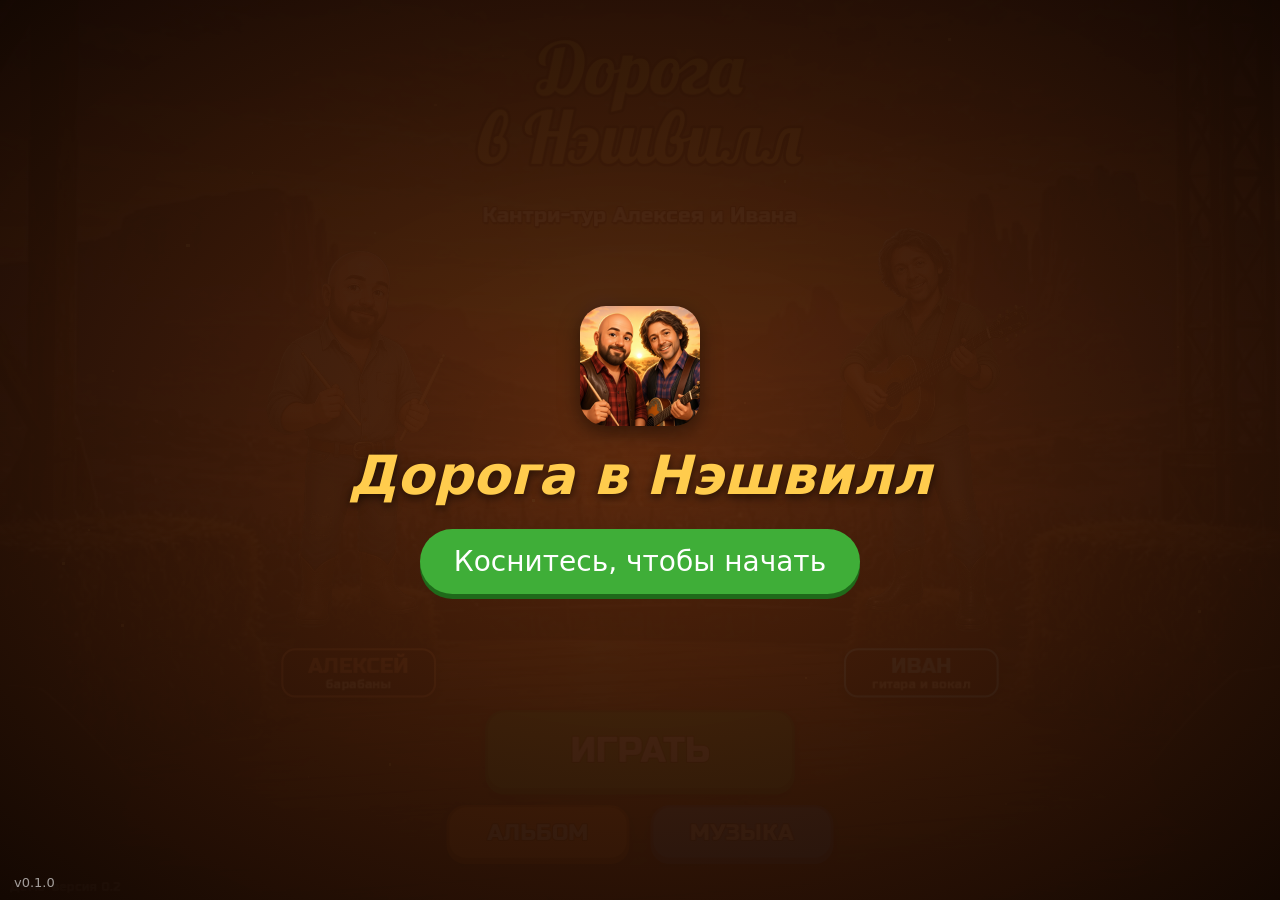
<file: index.html>
<!DOCTYPE html>
<html lang="en">
	<head>
		<meta charset="utf-8">
		<meta name="viewport" content="width=device-width, height=device-height, initial-scale=1, maximum-scale=1, user-scalable=no, viewport-fit=cover">
		<title>Дорога в Нэшвилл</title>
		<style>
html, body, #canvas {
	margin: 0;
	padding: 0;
	border: 0;
}

body {
	color: white;
	background-color: black;
	overflow: hidden;
	touch-action: none;
}

#canvas {
	display: block;
}

#canvas:focus {
	outline: none;
}

#status, #status-splash, #status-progress {
	position: absolute;
	left: 0;
	right: 0;
}

#status, #status-splash {
	top: 0;
	bottom: 0;
}

#status {
	background-color: #1f0f08;
	display: flex;
	flex-direction: column;
	justify-content: center;
	align-items: center;
	visibility: hidden;
}

#status-splash {
	max-height: 100%;
	max-width: 100%;
	margin: auto;
}

#status-splash.show-image--false {
	display: none;
}

#status-splash.fullsize--true {
	height: 100%;
	width: 100%;
	object-fit: contain;
}

#status-splash.use-filter--false {
	image-rendering: pixelated;
}

#status-progress, #status-notice {
	display: none;
}

#status-progress {
	bottom: 10%;
	width: 50%;
	margin: 0 auto;
}

#status-notice {
	background-color: #5b3943;
	border-radius: 0.5rem;
	border: 1px solid #9b3943;
	color: #e0e0e0;
	font-family: 'Noto Sans', 'Droid Sans', Arial, sans-serif;
	line-height: 1.3;
	margin: 0 2rem;
	overflow: hidden;
	padding: 1rem;
	text-align: center;
	z-index: 1;
}
		</style>
		<link id="-gd-engine-icon" rel="icon" type="image/png" href="index.icon.png" />
<link rel="apple-touch-icon" href="index.apple-touch-icon.png"/>
<link rel="manifest" href="index.manifest.json">

	<!-- iPhone/PWA: Safari → «На экран Домой» -->
<meta name="apple-mobile-web-app-capable" content="yes">
<meta name="mobile-web-app-capable" content="yes">
<meta name="apple-mobile-web-app-status-bar-style" content="black-translucent">
<meta name="apple-mobile-web-app-title" content="Нэшвилл">
<meta name="theme-color" content="#1f0f07">
<link rel="apple-touch-icon" sizes="180x180" href="index.180x180.png">
<style>
  html, body { background:#1f0f07; overscroll-behavior:none; -webkit-user-select:none; user-select:none;
               -webkit-touch-callout:none; -webkit-tap-highlight-color:transparent; touch-action:none; }
  #canvas { touch-action:none; }
  #rotate-overlay { display:none; position:fixed; inset:0; z-index:9999; background:linear-gradient(#ff9a3c,#5a1e0e);
    color:#fff; font-family:-apple-system,system-ui,sans-serif; text-align:center; align-items:center; justify-content:center;
    flex-direction:column; padding:24px; }
  #rotate-overlay b { font-size:26px; display:block; margin-bottom:8px; }
  @media (orientation: landscape) and (max-height: 500px) { #rotate-overlay { display:flex; } }
  #rz-tap { position:fixed; inset:0; z-index:9990; display:flex; flex-direction:column; align-items:center; justify-content:center;
    background:radial-gradient(ellipse at center, rgba(90,40,12,.95), rgba(20,8,2,.98)); color:#fff; cursor:pointer;
    font-family:-apple-system,system-ui,sans-serif; text-align:center; -webkit-user-select:none; user-select:none; }
  #rz-tap h1 { margin:0 0 22px; font-size:min(10vw,54px); color:#ffcc4d; text-shadow:0 3px 10px rgba(0,0,0,.6); font-style:italic; }
  #rz-tap .go { font-size:min(6vw,28px); padding:16px 34px; border-radius:40px; background:#3fae38; box-shadow:0 5px 0 #1f6a1a;
    animation:rzp 1.4s ease-in-out infinite; }
  #rz-tap .ver { position:absolute; left:14px; bottom:calc(env(safe-area-inset-bottom) + 10px); font-size:13px; opacity:.6; }
  @keyframes rzp { 0%,100%{transform:scale(1)} 50%{transform:scale(1.06)} }
  #rz-diag { display:none; }
</style>
<script>
  // v1.3.4 — звук на iPhone, вариант «надёжно»:
  //  • экран «Коснитесь, чтобы начать»: внутри касания создаём/возобновляем AudioContext, играем короткий сигнал через Web Audio
  //    и через <audio>, ставим navigator.audioSession.type = 'playback' (iOS 17+: не глушится переключателем «Бесшумно»);
  //  • контекст, созданный в жесте, отдаём движку Godot (он не создаёт свой «заблокированный»); sampleRate не навязываем —
  //    iOS работает на 48 кГц (BT-гарнитуры — 16/48 кГц), Godot сам подстраивается под ctx.sampleRate;
  //  • возобновление на каждом жесте, после фона/звонка (iOS-состояние "interrupted"), пауза звука в фоне;
  //  • диагностика: ?audiodebug=1 или кнопка «Проверка звука».
  (function () {
    var VERSION = '0.1.0';
    window.NV_VERSION = VERSION;
    var AC = window.AudioContext || window.webkitAudioContext;
    var ctxs = [], primed = null, primedTaken = false, log = [];
    function L(m) { log.push(new Date().toTimeString().slice(0, 8) + ' ' + m); if (log.length > 40) log.shift(); }
    function track(c, who) { ctxs.push(c); L('AudioContext #' + ctxs.length + ' (' + who + ') ' + c.state + ' ' + c.sampleRate + ' Гц');
      try { c.addEventListener('statechange', function () { L('ctx -> ' + c.state); if (c.state !== 'running' && c.state !== 'closed' && !document.hidden) setTimeout(function () { resumeAll(false); }, 250); }); } catch (e) {}
      return c; }
    if (AC) {
      var Wrapped = function (opts) {
        if (primed && !primedTaken && primed.state !== 'closed') { primedTaken = true; L('движок получил контекст из касания'); return primed; }
        var c; try { c = new AC(); } catch (e) { c = new AC(opts); }   // без sampleRate: родная частота устройства
        primedTaken = true; return track(c, 'движок');
      };
      Wrapped.prototype = AC.prototype;
      window.AudioContext = Wrapped; if (window.webkitAudioContext) window.webkitAudioContext = Wrapped;
    }
    // Индикатор: доходит ли реальный сигнал до выхода (динамик/наушники). Анализатор → gain 0 → destination, звук не меняет.
    var outPeak = 0, outMax = 0, conn = window.AudioNode && AudioNode.prototype.connect;
    function meter(c) {
      if (c.__rzm) return c.__rzm;
      try { var a = c.createAnalyser(), g = c.createGain(); a.fftSize = 1024; g.gain.value = 0; a.__rz = g.__rz = 1;
        conn.call(a, g); conn.call(g, c.destination); c.__rzm = a; var buf = new Float32Array(1024);
        setInterval(function () { if (!diag || diag.style.display === 'none') return; a.getFloatTimeDomainData(buf); var m = 0;
          for (var i = 0; i < buf.length; i++) { var x = buf[i] < 0 ? -buf[i] : buf[i]; if (x > m) m = x; } outPeak = m; if (m > outMax) outMax = m; }, 100);
      } catch (e) { c.__rzm = null; }
      return c.__rzm;
    }
    if (conn) AudioNode.prototype.connect = function (t) {
      var r = conn.apply(this, arguments);
      try { if (!this.__rz && window.AudioDestinationNode && t instanceof AudioDestinationNode) { var m = meter(this.context); if (m) conn.call(this, m); } } catch (e) {}
      return r;
    };
    var hasSession = !!(navigator.audioSession && 'type' in navigator.audioSession);
    function setSession() { try { if (hasSession && navigator.audioSession.type !== 'playback') { navigator.audioSession.type = 'playback'; L('audioSession = playback'); } } catch (e) { L('audioSession err ' + e); } }
    setSession();
    function wavUrl(freq, sec, amp) {   // WAV в памяти: тишина (freq=0) или тон
      var sr = 22050, n = Math.round(sr * sec), b = new ArrayBuffer(44 + n * 2), v = new DataView(b),
          w = function (o, t) { for (var i = 0; i < t.length; i++) v.setUint8(o + i, t.charCodeAt(i)); };
      w(0, 'RIFF'); v.setUint32(4, 36 + n * 2, true); w(8, 'WAVEfmt '); v.setUint32(16, 16, true); v.setUint16(20, 1, true); v.setUint16(22, 1, true);
      v.setUint32(24, sr, true); v.setUint32(28, sr * 2, true); v.setUint16(32, 2, true); v.setUint16(34, 16, true); w(36, 'data'); v.setUint32(40, n * 2, true);
      for (var i = 0; i < n; i++) { var env = Math.min(1, i / 400, (n - i) / 2000);
        v.setInt16(44 + i * 2, freq ? Math.round(Math.sin(2 * Math.PI * freq * i / sr) * amp * env * 32767) : 0, true); }
      return URL.createObjectURL(new Blob([b], { type: 'audio/wav' }));
    }
    var silent = null, beepUrl = null;
    function playSilent() {   // запасной путь для iOS < 17: тихий <audio> переводит звук страницы в «медиа»
      if (hasSession || document.hidden) return;
      try { if (!silent) { silent = new Audio(wavUrl(0, 0.5, 0)); silent.loop = true; silent.setAttribute('playsinline', ''); silent.setAttribute('x-webkit-airplay', 'deny'); }
            if (silent.paused) { var p = silent.play(); if (p && p.catch) p.catch(function (e) { L('silent audio: ' + e.name); }); } } catch (e) {}
    }
    function htmlBeep() {
      try { if (!beepUrl) beepUrl = wavUrl(880, 0.35, 0.35); var a = new Audio(beepUrl); a.setAttribute('playsinline', '');
            var p = a.play(); L('HTML audio: play()'); if (p && p.then) p.then(function () { L('HTML audio: играет'); }, function (e) { L('HTML audio ОШИБКА: ' + e.name); }); } catch (e) { L('HTML audio ОШИБКА ' + e); }
    }
    function chime(c, loud) {   // короткий сигнал прямо в destination контекста (в обход Godot)
      try { var t = c.currentTime + 0.02, g = c.createGain(), o = c.createOscillator(); o.type = 'triangle';
            o.frequency.setValueAtTime(660, t); o.frequency.setValueAtTime(990, t + 0.12);
            g.gain.setValueAtTime(0.0001, t); g.gain.exponentialRampToValueAtTime(loud ? 0.35 : 0.18, t + 0.02); g.gain.exponentialRampToValueAtTime(0.0001, t + 0.32);
            o.connect(g); g.connect(c.destination); o.start(t); o.stop(t + 0.35); L('WebAudio сигнал (' + c.state + ')'); } catch (e) { L('WebAudio ОШИБКА ' + e); }
    }
    function kick(c) { try { var b = c.createBuffer(1, 1, 22050), s = c.createBufferSource(); s.buffer = b; s.connect(c.destination); s.start(0); } catch (e) {} }
    function resumeAll(gesture) {
      if (document.hidden) return;
      setSession();
      if (gesture) playSilent();
      ctxs.forEach(function (c) {
        if (c.state === 'closed') return;
        if (c.state !== 'running') { try { var p = c.resume(); if (p && p.catch) p.catch(function (e) { L('resume ОШИБКА ' + e.name); }); } catch (e) {} }
        if (gesture) kick(c);
      });
    }
    function mainCtx() {
      for (var i = 0; i < ctxs.length; i++) if (ctxs[i].state !== 'closed') return ctxs[i];
      if (!AC) return null;
      try { primed = track(new AC(), 'касание'); } catch (e) { L('AudioContext ОШИБКА ' + e); return null; }
      return primed;
    }
    // Главная разблокировка — синхронно внутри касания экрана «Коснитесь, чтобы начать».
    function unlockTap() {
      setSession();
      var c = mainCtx();
      resumeAll(true);
      if (c) chime(c, false);
      htmlBeep();
    }
    function onGesture() { resumeAll(true); }
    ['touchend', 'pointerup', 'mousedown', 'click', 'keydown'].forEach(function (ev) {
      window.addEventListener(ev, onGesture, { capture: true, passive: true });
    });
    function onHidden() {
      ctxs.forEach(function (c) { try { if (c.state === 'running') c.suspend(); } catch (e) {} });
      if (silent && !silent.paused) try { silent.pause(); } catch (e) {}
    }
    document.addEventListener('visibilitychange', function () { if (document.hidden) onHidden(); else resumeAll(false); });
    window.addEventListener('pagehide', onHidden);
    window.addEventListener('pageshow', function () { resumeAll(false); });
    window.addEventListener('focus', function () { resumeAll(false); });
    document.addEventListener('gesturestart', function (e) { e.preventDefault(); });

    // Обновление: новый service worker сразу берёт управление — перезагружаем страницу один раз.
    if ('serviceWorker' in navigator) {
      var hadCtl = !!navigator.serviceWorker.controller, reloaded = false;
      navigator.serviceWorker.addEventListener('controllerchange', function () {
        L('service worker обновлён'); if (hadCtl && !reloaded && tapVisible()) { reloaded = true; location.reload(); } });
      window.addEventListener('load', function () { navigator.serviceWorker.getRegistration().then(function (r) { if (r) r.update().catch(function () {}); }); });
    }

    // ---------- экран «Коснитесь, чтобы начать» и диагностика ----------
    var tap = null, diag = null, timer = 0, debugWanted = /[?&]audiodebug=1/.test(location.search);
    function tapVisible() { return tap && tap.style.display !== 'none'; }
    function buildTap() {
      tap = document.createElement('div'); tap.id = 'rz-tap';
      tap.innerHTML = '<img src="index.180x180.png" style="width:120px;height:120px;border-radius:26px;margin-bottom:18px;box-shadow:0 6px 20px rgba(0,0,0,.5)"><h1>Дорога в Нэшвилл</h1><div class="go">Коснитесь, чтобы начать</div><div class="ver">v' + VERSION + '</div>';
      var done = function (e) {
        var isDbg = e.target && e.target.classList && e.target.classList.contains('dbg');
        unlockTap(); tap.style.display = 'none';
        if (isDbg || debugWanted) openDiag();
        if (e.cancelable) e.preventDefault();
      };
      tap.addEventListener('touchend', done, false);
      tap.addEventListener('click', done, false);
      document.body.appendChild(tap);
    }
    function btn(txt, cls, fn) { var b = document.createElement('button'); b.textContent = txt; if (cls) b.className = cls;
      b.addEventListener('click', function (e) { e.stopPropagation(); fn(); refresh(); }); return b; }
    function openDiag() {
      if (!diag) {
        diag = document.createElement('div'); diag.id = 'rz-diag';
        var row = document.createElement('div');
        row.appendChild(btn('Тест WebAudio', 'w', function () { resumeAll(true); var c = mainCtx(); if (c) chime(c, true); }));
        row.appendChild(btn('Тест HTML audio', 'w', function () { resumeAll(true); htmlBeep(); }));
        row.appendChild(btn('Тест Godot звук', 'w', function () { resumeAll(true); window.rubezhGodotTest = (window.rubezhGodotTest || 0) + 1; L('Godot тест #' + window.rubezhGodotTest); }));
        row.appendChild(btn('Обновить игру', 'r', function () { hardUpdate(); }));
        row.appendChild(btn('Закрыть', '', function () { diag.style.display = 'none'; clearInterval(timer); }));
        diag.appendChild(row);
        var pre = document.createElement('pre'); pre.id = 'rz-diag-pre'; diag.appendChild(pre);
        diag.addEventListener('touchend', function (e) { e.stopPropagation(); }, false);
        document.body.appendChild(diag);
      }
      diag.style.display = 'block'; refresh(); clearInterval(timer); timer = setInterval(refresh, 500);
    }
    var cacheNames = '…';
    function refresh() {
      if (!diag) return;
      if (window.caches) caches.keys().then(function (k) { cacheNames = k.map(function (n) { return n.split('-sw-cache-')[1] || n; }).join(', ') || 'нет'; });
      var g = window.rubezhGodotAudio, lines = [];
      lines.push('Версия страницы: v' + VERSION + '   Godot: ' + (g ? 'v' + g.version : '— (игра ещё грузится)'));
      lines.push('Service worker: ' + (navigator.serviceWorker && navigator.serviceWorker.controller ? 'активен' : 'нет') + '   кэш: ' + cacheNames);
      lines.push('AudioContext: ' + ctxs.length + ' шт. ' + ctxs.map(function (c, i) { return '#' + (i + 1) + ' ' + c.state + ' ' + c.sampleRate + 'Гц t=' + c.currentTime.toFixed(1) +
        (c.baseLatency ? ' lat=' + (c.baseLatency * 1000).toFixed(0) + 'мс' : ''); }).join(' | '));
      lines.push('Сигнал на выходе: сейчас ' + outPeak.toFixed(3) + ', максимум ' + outMax.toFixed(3) + (outMax > 0.005 ? '  ✔ звук идёт' : '  ✘ тишина'));
      lines.push('audioSession: ' + (hasSession ? navigator.audioSession.type + ' / ' + (navigator.audioSession.state || '?') : 'нет (iOS < 17?)') + '   тихий <audio>: ' + (silent ? (silent.paused ? 'пауза' : 'играет') : 'нет'));
      if (g) {
        lines.push('Godot: mix_rate=' + g.mix_rate + ' режим=' + (g.playback_type === 1 ? 'sample' : g.playback_type === 0 ? 'stream' : g.playback_type) +
          '  музыка «' + g.music + '» ' + (g.music_playing ? 'играет' : 'НЕ играет') + '  звуков сейчас: ' + g.sfx_playing);
        lines.push('Громкость (настройки): музыка ' + Math.round(g.music_vol * 100) + '%  звуки ' + Math.round(g.sfx_vol * 100) + '%  голос ' + Math.round(g.voice_vol * 100) + '%');
        lines.push('Шины: ' + g.buses.map(function (b) { return b.name + ' ' + b.db + 'дБ' + (b.mute ? ' MUTE' : ''); }).join(', '));
      }
      lines.push('Устройство: ' + navigator.userAgent.replace(/^Mozilla\/5.0 /, '').slice(0, 110) + (navigator.standalone ? '  [с экрана Домой]' : ''));
      lines.push('');
      lines.push('Журнал:'); lines = lines.concat(log.slice(-14).reverse());
      document.getElementById('rz-diag-pre').textContent = lines.join('\n');
    }
    function hardUpdate() {
      L('обновление: сброс кэша…');
      var jobs = [];
      if (navigator.serviceWorker) jobs.push(navigator.serviceWorker.getRegistrations().then(function (rs) { return Promise.all(rs.map(function (r) { return r.unregister(); })); }));
      if (window.caches) jobs.push(caches.keys().then(function (ks) { return Promise.all(ks.map(function (k) { return caches.delete(k); })); }));
      Promise.all(jobs).catch(function () {}).then(function () { location.replace(location.pathname + '?v=' + Date.now() + (debugWanted ? '&audiodebug=1' : '')); });
    }
    window.rubezhAudioState = function () {
      return { version: VERSION, contexts: ctxs.map(function (c) { return c.state + '@' + c.sampleRate; }),
               session: hasSession ? navigator.audioSession.type : 'n/a', silentLoop: !!(silent && !silent.paused), log: log.slice() };
    };
    window.rubezhOpenAudioDebug = openDiag;
    if (document.body) buildTap(); else document.addEventListener('DOMContentLoaded', buildTap);
  })();
</script>
<style>#nv-safe-probe { position:fixed; left:0; top:0; width:0; height:0; visibility:hidden; pointer-events:none;
  padding:env(safe-area-inset-top) env(safe-area-inset-right) env(safe-area-inset-bottom) env(safe-area-inset-left); }</style>
<script>
  window.nvSafe = function () {
    var p = document.getElementById('nv-safe-probe');
    if (!p && document.body) { p = document.createElement('div'); p.id = 'nv-safe-probe'; document.body.appendChild(p); }
    var l = 0, t = 0, r = 0, b = 0;
    if (p) { var cs = getComputedStyle(p); l = parseFloat(cs.paddingLeft) || 0; t = parseFloat(cs.paddingTop) || 0;
             r = parseFloat(cs.paddingRight) || 0; b = parseFloat(cs.paddingBottom) || 0; }
    return [l, t, r, b, window.innerWidth, window.innerHeight].join(',');
  };
</script>

</head>
	<body>
<div id="rotate-overlay"><b>Поверни телефон вертикально</b>Игра играется в портретном режиме</div>
		<canvas id="canvas">
			Your browser does not support the canvas tag.
		</canvas>

		<noscript>
			Your browser does not support JavaScript.
		</noscript>

		<div id="status">
			<img id="status-splash" class="show-image--true fullsize--false use-filter--true" src="index.png" alt="">
			<progress id="status-progress"></progress>
			<div id="status-notice"></div>
		</div>

		<script src="index.js"></script>
		<script>
const GODOT_CONFIG = {"args":[],"canvasResizePolicy":2,"emscriptenPoolSize":8,"ensureCrossOriginIsolationHeaders":false,"executable":"index","experimentalVK":false,"fileSizes":{"index.pck":36750632,"index.wasm":39514754},"focusCanvas":true,"gdextensionLibs":[],"godotPoolSize":4,"serviceWorker":"index.service.worker.js"};
const GODOT_THREADS_ENABLED = false;
const engine = new Engine(GODOT_CONFIG);

(function () {
	const statusOverlay = document.getElementById('status');
	const statusProgress = document.getElementById('status-progress');
	const statusNotice = document.getElementById('status-notice');

	let initializing = true;
	let statusMode = '';

	function setStatusMode(mode) {
		if (statusMode === mode || !initializing) {
			return;
		}
		if (mode === 'hidden') {
			statusOverlay.remove();
			initializing = false;
			return;
		}
		statusOverlay.style.visibility = 'visible';
		statusProgress.style.display = mode === 'progress' ? 'block' : 'none';
		statusNotice.style.display = mode === 'notice' ? 'block' : 'none';
		statusMode = mode;
	}

	function setStatusNotice(text) {
		while (statusNotice.lastChild) {
			statusNotice.removeChild(statusNotice.lastChild);
		}
		const lines = text.split('\n');
		lines.forEach((line) => {
			statusNotice.appendChild(document.createTextNode(line));
			statusNotice.appendChild(document.createElement('br'));
		});
	}

	function displayFailureNotice(err) {
		console.error(err);
		if (err instanceof Error) {
			setStatusNotice(err.message);
		} else if (typeof err === 'string') {
			setStatusNotice(err);
		} else {
			setStatusNotice('An unknown error occurred.');
		}
		setStatusMode('notice');
		initializing = false;
	}

	const missing = Engine.getMissingFeatures({
		threads: GODOT_THREADS_ENABLED,
	});

	if (missing.length !== 0) {
		if (GODOT_CONFIG['serviceWorker'] && GODOT_CONFIG['ensureCrossOriginIsolationHeaders'] && 'serviceWorker' in navigator) {
			let serviceWorkerRegistrationPromise;
			try {
				serviceWorkerRegistrationPromise = navigator.serviceWorker.getRegistration();
			} catch (err) {
				serviceWorkerRegistrationPromise = Promise.reject(new Error('Service worker registration failed.'));
			}
			// There's a chance that installing the service worker would fix the issue
			Promise.race([
				serviceWorkerRegistrationPromise.then((registration) => {
					if (registration != null) {
						return Promise.reject(new Error('Service worker already exists.'));
					}
					return registration;
				}).then(() => engine.installServiceWorker()),
				// For some reason, `getRegistration()` can stall
				new Promise((resolve) => {
					setTimeout(() => resolve(), 2000);
				}),
			]).then(() => {
				// Reload if there was no error.
				window.location.reload();
			}).catch((err) => {
				console.error('Error while registering service worker:', err);
			});
		} else {
			// Display the message as usual
			const missingMsg = 'Error\nThe following features required to run Godot projects on the Web are missing:\n';
			displayFailureNotice(missingMsg + missing.join('\n'));
		}
	} else {
		setStatusMode('progress');
		engine.startGame({
			'onProgress': function (current, total) {
				if (current > 0 && total > 0) {
					statusProgress.value = current;
					statusProgress.max = total;
				} else {
					statusProgress.removeAttribute('value');
					statusProgress.removeAttribute('max');
				}
			},
		}).then(() => {
			setStatusMode('hidden');
		}, displayFailureNotice);
	}
}());
		</script>
	</body>
</html>
</file>
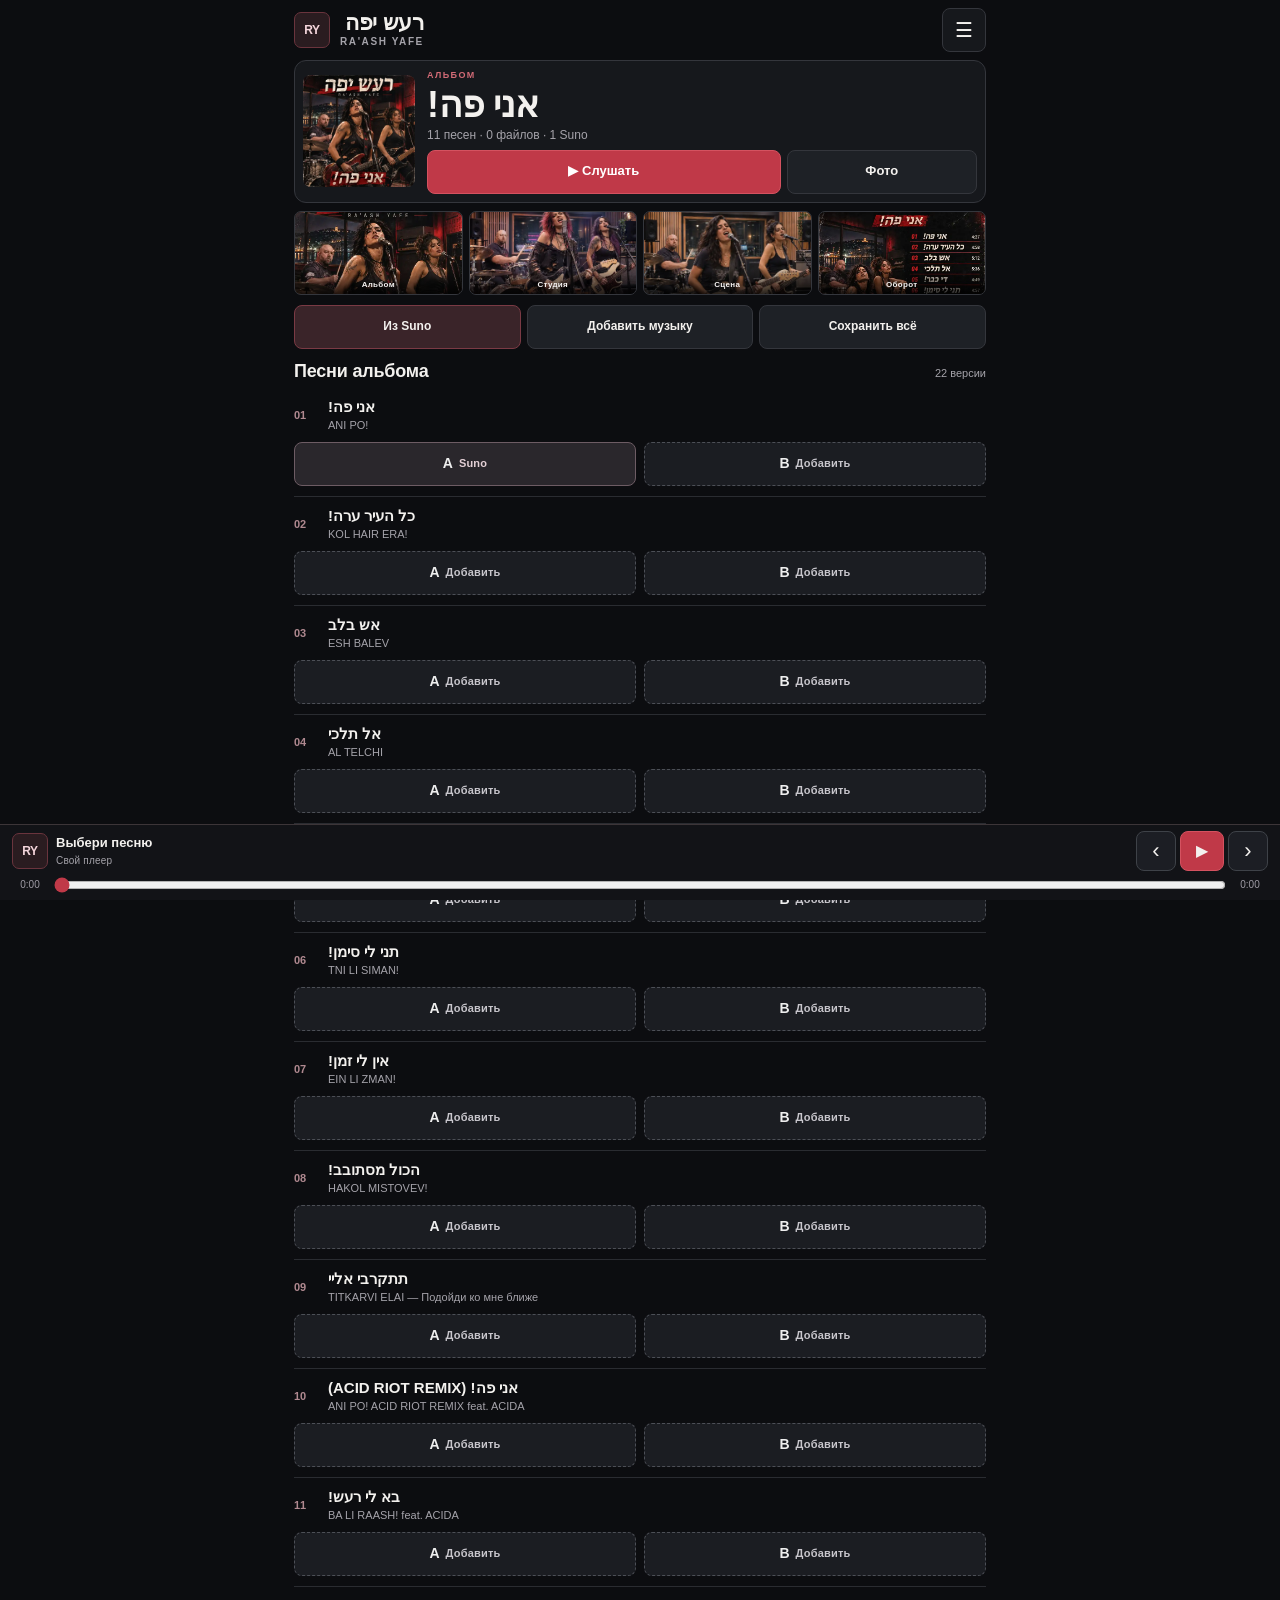
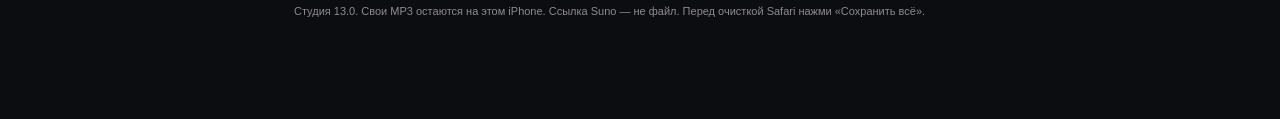
<file: raash-yafe/index.html>
<!doctype html>
<html lang="ru" data-ry="13">
<head>
<meta charset="utf-8">
<meta name="viewport" content="width=device-width, initial-scale=1, viewport-fit=cover">
<meta name="theme-color" content="#0c0d10">
<meta name="raash-release" content="13.0">
<meta name="apple-mobile-web-app-capable" content="yes">
<meta name="apple-mobile-web-app-status-bar-style" content="black-translucent">
<meta name="apple-mobile-web-app-title" content="רעש יפה">
<title>רעש יפה — Музыкальная студия</title>
<meta name="description" content="רעש יפה: альбомы, версии A и B, свои записи и ссылки Suno.">
<link rel="manifest" href="manifest.webmanifest">
<link rel="apple-touch-icon" sizes="180x180" href="assets/icon-180.png">
<link rel="icon" href="icon.svg" type="image/svg+xml">
<link rel="stylesheet" href="app-v13.css">
</head>
<body>
<div id="app">
  <header class="top">
    <div class="brand">
      <div class="logo" aria-hidden="true">RY</div>
      <div class="brand-text">
        <strong dir="rtl">רעש יפה</strong>
        <span>RA'ASH YAFE</span>
      </div>
    </div>
    <button type="button" id="toolsBtn" aria-label="Студия и настройки">☰</button>
  </header>

  <section class="hero" aria-label="Текущий альбом">
    <div class="cover">
      <img id="cover" src="assets/front.webp" alt="Обложка альбома">
    </div>
    <div class="hero-copy">
      <p class="kicker">АЛЬБОМ</p>
      <h1 id="albumTitle" dir="auto">אני פה!</h1>
      <p id="counts" class="meta">11 песен</p>
      <div class="hero-actions">
        <button type="button" id="listen" class="primary">▶ Слушать</button>
        <button type="button" id="photos" class="quiet">Фото</button>
      </div>
    </div>
  </section>

  <section class="film" aria-label="Фотографии группы">
    <button type="button" class="shot" data-photo="front"><img src="assets/front.webp" alt="Обложка альбома אני פה!"><span>Альбом</span></button>
    <button type="button" class="shot" data-photo="studio"><img src="assets/studio.webp" alt="Группа в студии"><span>Студия</span></button>
    <button type="button" class="shot" data-photo="live"><img src="assets/live.webp" alt="Группа на выступлении"><span>Сцена</span></button>
    <button type="button" class="shot" data-photo="back"><img src="assets/back.webp" alt="Задняя обложка альбома"><span>Оборот</span></button>
  </section>

  <section class="home-actions" aria-label="Основные действия">
    <button type="button" id="fromSuno">Из Suno</button>
    <button type="button" id="addMusic">Добавить музыку</button>
    <button type="button" id="saveAll">Сохранить всё</button>
  </section>

  <section class="library" aria-label="Песни">
    <div class="list-head" id="listHead">
      <h2>Песни альбома</h2>
      <span id="listMeta"></span>
    </div>
    <div id="albums" class="albums" hidden></div>
    <div id="songList"></div>
  </section>
  <p class="footnote">Студия 13.0. Свои MP3 остаются на этом iPhone. Ссылка Suno — не файл. Перед очисткой Safari нажми «Сохранить всё».</p>
</div>

<div id="ryRec" class="rec" hidden>
  <span>Идёт запись</span>
  <b id="ryRecClock">0:00</b>
  <button type="button" id="ryRecStop">Стоп</button>
</div>

<div class="dock" id="dock">
  <div class="dock-main">
    <div class="mark" aria-hidden="true">RY</div>
    <div class="now">
      <b id="nowTitle">Выбери песню</b>
      <small id="nowSub">Плеер</small>
    </div>
    <div class="transport">
      <button type="button" id="prev" aria-label="Предыдущая">‹</button>
      <button type="button" id="play" class="play" aria-label="Воспроизведение или пауза">▶</button>
      <button type="button" id="next" aria-label="Следующая">›</button>
    </div>
  </div>
  <div class="seek">
    <span id="elapsed">0:00</span>
    <input id="range" type="range" min="0" max="1000" value="0" step="1" aria-label="Позиция">
    <span id="duration">0:00</span>
  </div>
</div>

<div id="overlay" class="overlay" role="dialog" aria-modal="true">
  <div class="sheet">
    <div class="sheethead">
      <h2 id="sheettitle">Студия</h2>
      <button type="button" id="close" class="iconbtn" aria-label="Закрыть">×</button>
    </div>
    <div id="sheetbody"></div>
  </div>
</div>

<input id="mediafile" type="file" accept="audio/*,video/*,.mp3,.m4a,.wav,.aac,.flac,.mp4,.mov" hidden>
<input id="imagefile" type="file" accept="image/*" hidden>
<input id="bulkfiles" type="file" accept="audio/*,.mp3,.wav,.m4a,.aac,.flac" multiple hidden>
<input id="importjson" type="file" accept="application/json,.json" hidden>
<input id="importzip" type="file" accept=".zip,application/zip,application/x-zip-compressed" hidden>
<audio id="audio" preload="metadata" playsinline></audio>

<script src="backup.js"></script>
<script>
'use strict';
const $=s=>document.querySelector(s);
const esc=s=>String(s??'').replace(/[&<>"']/g,c=>({'&':'&amp;','<':'&lt;','>':'&gt;','"':'&quot;',"'":'&#39;'}[c]));
const seed=[['אני פה!','ANI PO!'],['כל העיר ערה!','KOL HAIR ERA!'],['אש בלב','ESH BALEV'],['אל תלכי','AL TELCHI'],['די כבר!','DAI KVAR!'],['תני לי סימן!','TNI LI SIMAN!'],['אין לי זמן!','EIN LI ZMAN!'],['הכול מסתובב!','HAKOL MISTOVEV!']];
function makeSong(name,trans){return {id:'song-'+Math.random().toString(36).slice(2,12),name,trans:trans||'',variants:[{fileKey:null,fileName:'',suno:''},{fileKey:null,fileName:'',suno:''}],videoKey:null};}
function initial(){return {current:'ani-po',albums:[{id:'ani-po',name:'אני פה!',description:'Первый альбом',coverKey:null,backKey:null,tracks:seed.map(x=>makeSong(x[0],x[1]))}]};}
let library;try{library=JSON.parse(localStorage.getItem('raash-yafe-library-v1'))||initial()}catch(e){library=initial()}
if(!Array.isArray(library.albums)||!library.albums.length)library=initial();
let libraryDirty=false;
function rememberMigration(flag){
  library.migrations=Array.isArray(library.migrations)?library.migrations:[];
  if(!library.migrations.includes(flag)){library.migrations.push(flag);libraryDirty=true}
}
if(!library.migrations?.includes('new-songs-9-11')){
  const first=library.albums.find(a=>a.id==='ani-po');
  if(first&&Array.isArray(first.tracks)){
    [['תתקרבי אליי','TITKARVI ELAI — Подойди ко мне ближе'],['אני פה! (ACID RIOT REMIX)','ANI PO! ACID RIOT REMIX feat. ACIDA'],['בא לי רעש!','BA LI RAASH! feat. ACIDA']].forEach(x=>{
      if(!first.tracks.some(t=>t.name===x[0]))first.tracks.push(makeSong(x[0],x[1]));
    });
  }
  rememberMigration('new-songs-9-11');
}
/* Same non-destructive reference as v9: only an empty A of «אני פה!» receives this short link. */
const KNOWN_SUNO_KEY='raash-yafe-v9-seeded-known-reference';
const KNOWN_SUNO='https://suno.com/s/BR9oVyNqADjGCuVu';
if(!library.migrations?.includes(KNOWN_SUNO_KEY)){
  const album=library.albums.find(a=>a.id==='ani-po');
  const track=album?.tracks?.find(x=>x.name==='אני פה!');
  const slot=track?.variants?.[0];
  const known=(library.albums||[]).some(a=>(a.tracks||[]).some(t=>(t.variants||[]).some(v=>String(v.suno||'').toLowerCase()===KNOWN_SUNO.toLowerCase())));
  if(slot&&!known&&!slot.suno&&!slot.fileKey)slot.suno=KNOWN_SUNO;
  rememberMigration(KNOWN_SUNO_KEY);
}
for(const album of library.albums){
  if(!Array.isArray(album.tracks)){album.tracks=[];libraryDirty=true}
  for(const track of album.tracks){
    if(!Array.isArray(track.variants)){track.variants=[];libraryDirty=true}
    while(track.variants.length<2){track.variants.push({fileKey:null,fileName:'',suno:''});libraryDirty=true}
  }
}
if(libraryDirty){try{localStorage.setItem('raash-yafe-library-v1',JSON.stringify(library))}catch(e){}}
let current=library.albums.find(a=>a.id===library.current)||library.albums[0];
let selected=null,playerObject=null,dbPromise;
const audio=$('#audio');
function save(){library.current=current.id;try{localStorage.setItem('raash-yafe-library-v1',JSON.stringify(library))}catch(e){notify('Недостаточно памяти для настроек')}}
function openDB(){if(dbPromise)return dbPromise;dbPromise=new Promise((ok,no)=>{const r=indexedDB.open('raash-yafe-media',1);r.onupgradeneeded=()=>{if(!r.result.objectStoreNames.contains('files'))r.result.createObjectStore('files')};r.onsuccess=()=>ok(r.result);r.onerror=()=>no(r.error)});return dbPromise}
function idbDone(tx){return new Promise((ok,no)=>{tx.oncomplete=()=>ok();tx.onerror=()=>no(tx.error||new Error('Не удалось записать файл'));tx.onabort=()=>no(tx.error||new Error('Запись файла прервана'))})}
function asMedia(value){
  if(!value)return null;
  if(value instanceof Blob)return value;
  if(value.ry==='bytes'&&value.buffer)return new File([value.buffer],value.name||'media',{type:value.type||'application/octet-stream'});
  return null;
}
async function put(key,blob){
  const db=await openDB();
  const write=value=>{const tx=db.transaction('files','readwrite');tx.objectStore('files').put(value,key);return idbDone(tx)};
  try{await write(blob)}
  catch(err){
    if(!(blob instanceof Blob))throw err;
    // Some WebKit builds reject Blob/File values. The bytes stay in the same store and are read back as a file.
    const buffer=await blob.arrayBuffer();
    await write({ry:'bytes',type:blob.type||'application/octet-stream',name:blob.name||'',buffer});
  }
}
async function get(key){if(!key)return null;const db=await openDB();return new Promise((ok,no)=>{const r=db.transaction('files').objectStore('files').get(key);r.onsuccess=()=>ok(asMedia(r.result));r.onerror=()=>no(r.error)})}
async function remove(key){if(!key)return;const db=await openDB();return new Promise((ok,no)=>{const tx=db.transaction('files','readwrite');tx.objectStore('files').delete(key);tx.oncomplete=ok;tx.onerror=()=>no(tx.error)})}
function notify(s){let el=$('#toast');if(!el){el=document.createElement('div');el.id='toast';el.setAttribute('role','status');document.body.append(el)}el.textContent=s;clearTimeout(notify.timer);notify.timer=setTimeout(()=>el.remove(),3400)}
function openSheet(title,body){$('#sheettitle').textContent=title;$('#sheetbody').innerHTML=body;$('#overlay').classList.add('show')}
function closeSheet(){const frame=$('#sheetbody iframe[src^="https://suno.com/embed/"]');if(frame)frame.src='about:blank';$('#overlay').classList.remove('show')}
$('#close').onclick=closeSheet;
$('#overlay').addEventListener('click',e=>{if(e.target===$('#overlay'))closeSheet()});
function albumSong(id){return current.tracks.find(x=>x.id===id)}
function fmt(n){if(!Number.isFinite(n)||n<0)return '0:00';return Math.floor(n/60)+':'+String(Math.floor(n%60)).padStart(2,'0')}
function applyVolume(){
  const raw=Number(library.volume);
  audio.volume=Number.isFinite(raw)?Math.max(0,Math.min(1,raw)):1;
}
function paint(){
  current=library.albums.find(a=>a.id===library.current)||library.albums[0];
  applyVolume();
  if(window.RaashV13)window.RaashV13.render();
}
function chooseVariant(id,v){
  const t=albumSong(id);if(!t)return;
  selected={id,v};
  const z=t.variants[v];
  if(z?.fileKey)startPlay(t,v);
  else if(z?.suno)playSavedSuno(id,v);
  else if(window.RaashYafeV9?.showAttach)window.RaashYafeV9.showAttach(id,v);
  else if(window.RaashStudioV4)window.RaashStudioV4.openFor(id,v);
  else editVariant(id,v);
}
function playSavedSuno(id,v){
  const handler=window.RaashSunoV8?.openStream||window.RaashSunoV6?.openStream||window.RaashStudioV4?.openLinked;
  if(handler)return handler(id,v);
  editVariant(id,v);
}
function editVariant(id,v){
  const t=albumSong(id);if(!t)return;
  selected={id,v};
  const z=t.variants[v];
  openSheet('Версия '+(v?'B':'A')+' · '+t.name,'<p>Своя запись играет без интернета. Ссылка Suno только открывает встроенный плеер и не сохраняет MP3.</p><label class="field">Ссылка Suno на эту версию</label><input class="fieldinput" id="slink" type="url" placeholder="https://suno.com/song/..." value="'+esc(z.suno)+'"><div class="actions"><button type="button" class="quiet" id="saveLink">Сохранить ссылку</button></div><button type="button" class="primary" id="attachFile">Добавить MP3 / WAV</button>'+(z.fileKey?'<button type="button" class="quiet danger" id="forgetFile">Убрать файл</button><p>'+esc(z.fileName)+'</p>':''));
  $('#saveLink').onclick=()=>{const link=$('#slink').value.trim();if(link&&!/^https:\/\/(www\.)?suno\.com\/(song|embed|s)\//i.test(link)){notify('Нужна ссылка на песню Suno');return}z.suno=link;save();closeSheet();paint();notify(link?'Ссылка сохранена':'Ссылка убрана')};
  $('#attachFile').onclick=()=>{if(window.RaashV13?.attachLocal)window.RaashV13.attachLocal(id,v);else {$('#mediafile').setAttribute('accept','audio/*,.mp3,.m4a,.wav,.aac,.flac');$('#mediafile').click()}};
  if($('#forgetFile'))$('#forgetFile').onclick=async()=>{await remove(z.fileKey);z.fileKey=null;z.fileName='';save();closeSheet();paint()};
}
async function startPlay(t,v){
  const z=t.variants[v];
  if(!z?.fileKey){
    if(z?.suno)return playSavedSuno(t.id,v);
    if(window.RaashStudioV4)return window.RaashStudioV4.openFor(t.id,v);
    return editVariant(t.id,v);
  }
  try{
    const blob=await get(z.fileKey);
    if(!blob){z.fileKey=null;save();paint();notify('Файл не найден. Добавь запись ещё раз.');return}
    audio.pause();
    if(playerObject)URL.revokeObjectURL(playerObject);
    playerObject=URL.createObjectURL(blob);
    audio.src=playerObject;
    selected={id:t.id,v};
    applyVolume();
    if(window.RaashV13)window.RaashV13.noteLocal(t,v);
    await audio.play();
    paint();
  }catch(e){notify('Не удалось воспроизвести. Проверь формат файла.')}
}
function playSong(id){
  const t=albumSong(id);if(!t)return;
  const file=t.variants.findIndex(x=>x.fileKey);
  if(file>=0)return startPlay(t,file);
  const link=t.variants.findIndex(x=>x.suno);
  if(link>=0)return playSavedSuno(t.id,link);
  if(window.RaashYafeV9?.showAttach)return window.RaashYafeV9.showAttach(t.id,0);
  if(window.RaashStudioV4)return window.RaashStudioV4.openFor(t.id,0);
  editVariant(t.id,0);
}
function nextPrev(dir){
  let i=selected?current.tracks.findIndex(t=>t.id===selected.id):-1;
  for(let n=0;n<current.tracks.length;n++){
    i=(i+dir+current.tracks.length)%current.tracks.length;
    const t=current.tracks[i];
    const v=t.variants.findIndex(x=>x.fileKey);
    if(v>=0){startPlay(t,v);return}
  }
  notify('Нет других сохранённых записей');
}
audio.addEventListener('ended',()=>nextPrev(1));
$('#mediafile').onchange=async e=>{
  const f=e.target.files[0];
  e.target.value='';
  if(!f||!selected)return;
  const t=albumSong(selected.id);if(!t)return;
  if(selected.video){
    selected.video=false;
    $('#mediafile').setAttribute('accept','audio/*,.mp3,.m4a,.wav,.aac,.flac');
    if(!(/^video\//.test(f.type)||/\.(mp4|mov)$/i.test(f.name))){notify('Нужно видео MP4 или MOV');return}
    try{const key='video:'+current.id+':'+t.id;await put(key,f);t.videoKey=key;save();closeSheet();paint();notify('Клип сохранён')}
    catch(err){notify('Не удалось сохранить клип')}
    return;
  }
  if(!f.type.startsWith('audio/')&&!/\.(mp3|wav|m4a|aac|flac|ogg|opus)$/i.test(f.name)){notify('Нужен файл MP3, WAV или M4A');return}
  const z=t.variants[selected.v];if(!z)return;
  const key='audio:'+current.id+':'+t.id+':'+selected.v+':'+Date.now();
  try{await put(key,f);z.fileKey=key;z.fileName=f.name;save();closeSheet();paint();notify('Сохранено: '+f.name)}
  catch(err){notify('Не удалось сохранить. Проверь свободное место.')}
};
window.imageTarget='coverKey';
$('#imagefile').onchange=async e=>{
  const f=e.target.files[0];
  e.target.value='';
  if(!f||!f.type.startsWith('image/'))return;
  try{if(window.RaashV13?.consumeImage&&await window.RaashV13.consumeImage(f))return}catch(err){notify('Не удалось сохранить изображение');return}
  const target=window.imageTarget==='backKey'?'backKey':'coverKey';
  const key='image:'+current.id+':'+target;
  try{await put(key,f);current[target]=key;save();paint();notify('Обложка сохранена')}
  catch(x){notify('Не удалось сохранить изображение')}
};
function addAlbum(){
  openSheet('Новый альбом','<p>Старые песни и записи останутся на месте.</p><label class="field">Название</label><input id="aname" class="fieldinput" placeholder="שם האלבום"><label class="field">Подпись</label><input id="adesc" class="fieldinput" placeholder="Новый альбом"><button type="button" id="commitAlbum" class="primary">Создать альбом</button>');
  $('#commitAlbum').onclick=()=>{
    const name=$('#aname').value.trim();if(!name){notify('Введите название альбома');return}
    const album={id:'album-'+Date.now(),name,description:$('#adesc').value.trim()||'Новый альбом',coverKey:null,backKey:null,tracks:[]};
    library.albums.push(album);current=album;library.current=album.id;save();closeSheet();paint();notify('Альбом создан');
  };
}
function editSong(id){
  const t=albumSong(id);if(!t)return;
  openSheet('Песня · '+t.name,'<label class="field">Название</label><input id="editname" class="fieldinput" value="'+esc(t.name)+'"><label class="field">Подпись</label><input id="edittrans" class="fieldinput" value="'+esc(t.trans)+'"><button type="button" class="primary" id="editsave">Сохранить</button><div class="actions"><button type="button" class="quiet" id="manageA">Версия A</button><button type="button" class="quiet" id="manageB">Версия B</button></div><button type="button" class="quiet danger" id="delTrack">Удалить песню из альбома</button>');
  $('#editsave').onclick=()=>{const n=$('#editname').value.trim();if(n)t.name=n;t.trans=$('#edittrans').value.trim();save();closeSheet();paint()};
  $('#manageA').onclick=()=>editVariant(id,0);
  $('#manageB').onclick=()=>editVariant(id,1);
  $('#delTrack').onclick=()=>{if(!confirm('Убрать песню из альбома?'))return;current.tracks=current.tracks.filter(x=>x.id!==id);if(selected?.id===id)selected=null;save();closeSheet();paint()};
}
$('#bulkfiles').onchange=async e=>{
  const files=[...e.target.files];
  e.target.value='';
  if(!files.length)return;
  const audioFiles=files.filter(f=>f.type.startsWith('audio/')||/\.(mp3|wav|m4a|aac|flac|ogg|opus)$/i.test(f.name));
  if(!audioFiles.length){notify('Нужны файлы MP3, WAV или M4A');return}
  const norm=s=>String(s||'').toLocaleLowerCase().replace(/[^\p{L}\p{N}]/gu,'');
  let added=0;const unmatched=[];const used=new Set();
  for(const f of audioFiles){
    const low=norm(f.name.replace(/\.[^.]+$/,''));
    const match=current.tracks.find(t=>[t.name,t.trans].some(x=>{const n=norm(x);return n.length>2&&low.includes(n)}));
    let variant=-1;
    if(match){
      if(/(?:^|[\s._-])(?:b|v2|ver2|version2)(?:[\s._-]|$)/i.test(f.name))variant=1;
      else if(/(?:^|[\s._-])(?:a|v1|ver1|version1)(?:[\s._-]|$)/i.test(f.name))variant=0;
      else variant=match.variants.findIndex(v=>!v.fileKey);
    }
    const slot=match&&variant>=0?match.id+':'+variant:'';
    if(!match||variant<0||match.variants[variant].fileKey||used.has(slot)){unmatched.push(f);continue}
    try{
      const key='audio:'+current.id+':'+match.id+':'+variant+':'+Date.now();
      await put(key,f);match.variants[variant].fileKey=key;match.variants[variant].fileName=f.name;used.add(slot);added++;
    }catch(err){unmatched.push(f)}
  }
  save();paint();
  if(!unmatched.length){notify('Добавлено записей: '+added);return}
  const options='<option value="">Не добавлять</option>'+current.tracks.flatMap(t=>t.variants.map((v,j)=>'<option value="'+esc(t.id)+'|'+j+'" '+(v.fileKey?'disabled':'')+'>'+esc(t.name)+' — '+(j?'B':'A')+(v.fileKey?' (занято)':'')+'</option>')).join('');
  openSheet('Куда положить файлы','<p>Само нашлось: '+added+'. Для остальных выбери песню и версию. Уже занятые версии не перезаписываются.</p>'+unmatched.map((f,i)=>'<label class="field">'+esc(f.name)+'</label><select class="fieldinput" data-match="'+i+'">'+options+'</select>').join('')+'<button type="button" id="applyMatches" class="primary">Сохранить выбранное</button>');
  $('#applyMatches').onclick=async()=>{
    const picked=new Set();
    for(let i=0;i<unmatched.length;i++){
      const val=$('[data-match="'+i+'"]').value;if(!val)continue;
      if(picked.has(val)){notify('Одной версии можно назначить только один файл');return}
      picked.add(val);
    }
    let count=0;
    try{
      for(let i=0;i<unmatched.length;i++){
        const val=$('[data-match="'+i+'"]').value;if(!val)continue;
        const [id,j]=val.split('|');const t=albumSong(id);const v=t?.variants[Number(j)];
        if(!v||v.fileKey)continue;
        const key='audio:'+current.id+':'+id+':'+j+':'+Date.now();
        await put(key,unmatched[i]);v.fileKey=key;v.fileName=unmatched[i].name;count++;
      }
      save();closeSheet();paint();notify('Добавлено вручную: '+count);
    }catch(err){save();paint();notify('Не удалось сохранить файл')}
  };
};
async function createFullBackup(){
  openSheet('Резервная копия','<p>Собираю альбомы, версии A и B, дубли, клипы и обложки в один ZIP.</p><div id="backupProgress" class="status">Подготовка...</div>');
  const info=$('#backupProgress');
  try{
    const result=await RaashBackup.exportAll(library,get,msg=>{if(info)info.textContent=msg});
    const url=URL.createObjectURL(result.archive);
    const name='Raash-Yafe-FULL-'+new Date().toISOString().slice(0,10)+'.zip';
    openSheet('Копия готова','<p>В архиве '+result.fileCount+' файлов и все альбомы. Ссылки Suno сохранены как ссылки, не как MP3.</p><a id="downloadZip" class="primary" download="'+name+'" href="'+url+'">Сохранить ZIP</a>'+(result.missing.length?'<p class="warn">Не найдено ранее прикреплённых файлов: '+result.missing.length+'. Остальное на месте.</p>':'')+'<p>Сохрани архив в «Файлы» или iCloud. Пока он не сохранён, не очищай данные сайта.</p>');
    $('#close').addEventListener('click',()=>setTimeout(()=>URL.revokeObjectURL(url),60000),{once:true});
  }catch(err){openSheet('Копия не собрана','<p>'+esc(err?.message||err)+'</p><p>Записи в приложении не удалены.</p>')}
}
$('#importzip').onchange=async e=>{
  const f=e.target.files[0];e.target.value='';if(!f)return;
  if(!confirm('Восстановить альбомы из этого ZIP? Текущий список будет заменён. Сначала сохрани копию, если она нужна.'))return;
  openSheet('Восстановление','<p>Возвращаю песни, обложки и записи.</p><div class="status" id="restoreProgress">Чтение архива...</div>');
  const info=$('#restoreProgress');
  try{
    const result=await RaashBackup.restoreAll(f,put,msg=>{if(info)info.textContent=msg});
    audio.pause();audio.removeAttribute('src');audio.load();
    if(playerObject){URL.revokeObjectURL(playerObject);playerObject=null}
    library=result.library;
    current=library.albums.find(a=>a.id===library.current)||library.albums[0];
    selected=null;save();closeSheet();paint();
    notify('Восстановлено файлов: '+result.restored);
  }catch(err){openSheet('Не удалось восстановить','<p>'+esc(err?.message||err)+'</p><p>Текущий альбом не заменён.</p>')}
};
$('#importjson').onchange=async e=>{
  const f=e.target.files[0];e.target.value='';if(!f)return;
  try{
    const parsed=JSON.parse(await f.text());
    if(!Array.isArray(parsed.albums)||!parsed.albums.length)throw new Error('format');
    if(!confirm('Заменить список альбомов этим файлом? Сами записи в памяти телефона останутся, но связь с ними может пропасть.'))return;
    library=parsed;current=parsed.albums.find(a=>a.id===parsed.current)||parsed.albums[0];selected=null;save();closeSheet();paint();notify('Список альбомов заменён');
  }catch(err){notify('Не удалось прочитать список')}
};
applyVolume();
if('serviceWorker'in navigator)navigator.serviceWorker.register('sw.js',{updateViaCache:'none'}).catch(()=>{});
</script>
<script src="studio-v3.js"></script>
<script src="studio-v4.js"></script>
<script src="suno-v8.js"></script>
<script src="catalog-v9.js"></script>
<script src="app-v13.js"></script>
</body>
</html>
</file>
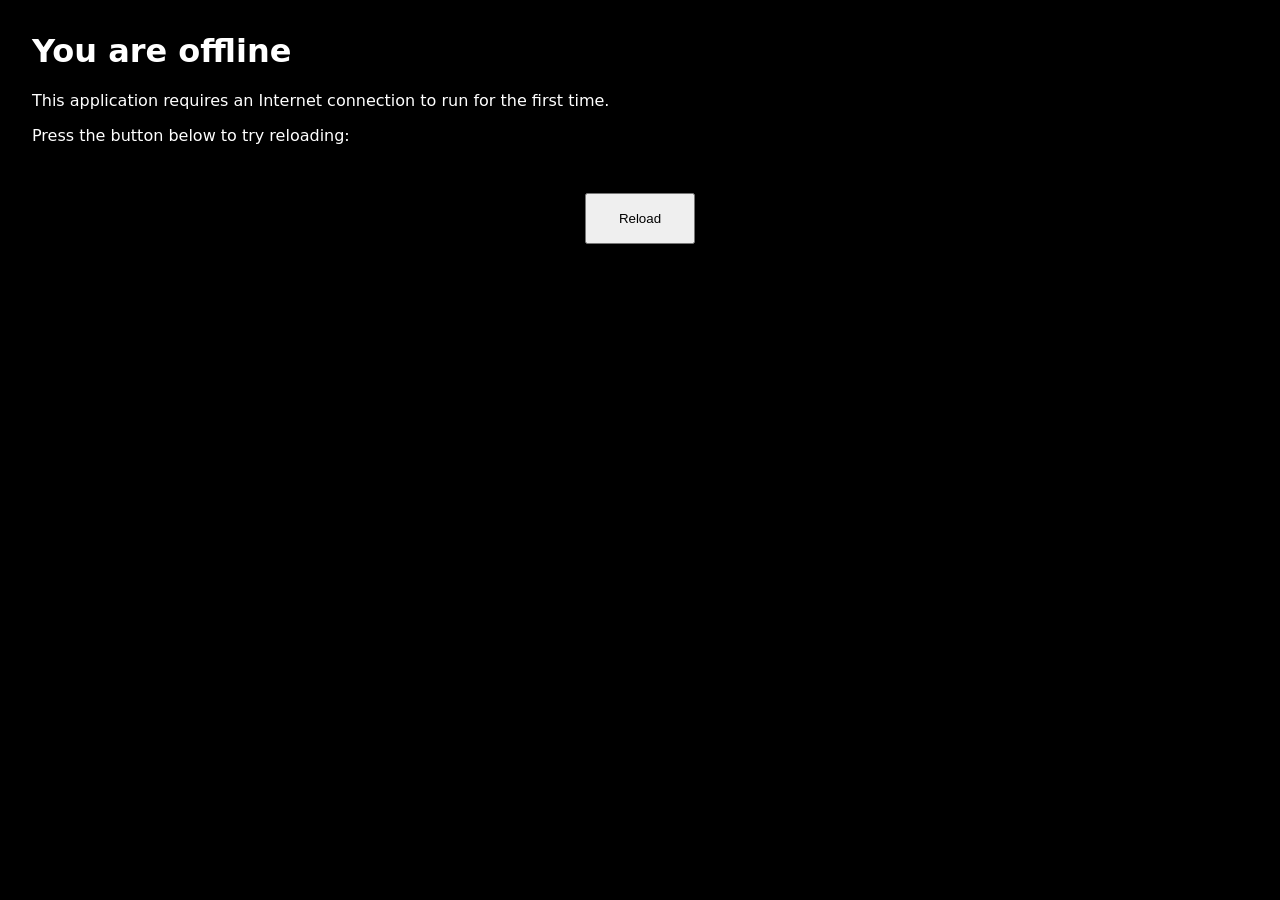
<file: index.offline.html>
<!DOCTYPE html>
<html lang="en">
	<head>
		<meta charset="utf-8">
		<meta http-equiv="X-UA-Compatible" content="IE=edge">
		<meta name="viewport" content="width=device-width, initial-scale=1">
		<title>You are offline</title>
		<style>
html {
	background-color: #000000;
	color: #ffffff;
}

body {
	font-family: system-ui, -apple-system, "Segoe UI", Roboto, "Helvetica Neue", Arial, "Noto Sans", sans-serif, "Apple Color Emoji", "Segoe UI Emoji", "Segoe UI Symbol", "Noto Color Emoji";
	margin: 2rem;
}

p {
	margin-block: 1rem;
}

button {
	display: block;
	padding: 1rem 2rem;
	margin: 3rem auto 0;
}
		</style>
	</head>
	<body>
		<h1>You are offline</h1>
		<p>This application requires an Internet connection to run for the first time.</p>
		<p>Press the button below to try reloading:</p>
		<button type="button">Reload</button>
		<script>
document.querySelector('button').addEventListener('click', () => {
	window.location.reload();
});
		</script>
	</body>
</html>
</file>
<file: raash-yafe/app-v13.css>
/* RA'ASH YAFE 13 — one screen. Dock is a fixed grid and never holds artwork. */
:root{
  --bg:#0c0d10;
  --panel:#16181c;
  --panel-2:#1e2126;
  --line:#34363c;
  --text:#f3f1ee;
  --muted:#a5a3aa;
  --red:#c03948;
  --red-2:#8d2431;
  --red-soft:#3a2429;
  --dock:76px;
  color-scheme:dark;
}
*{box-sizing:border-box}
html,body{margin:0;background:var(--bg);color:var(--text)}
body{
  font:15px/1.4 -apple-system,BlinkMacSystemFont,"Segoe UI",Arial,sans-serif;
  min-height:100dvh;
  padding-bottom:calc(var(--dock) + 16px + env(safe-area-inset-bottom));
  -webkit-font-smoothing:antialiased;
}
button,input,select,textarea{font:inherit;color:inherit}
button{cursor:pointer;touch-action:manipulation;-webkit-tap-highlight-color:transparent}
button:focus-visible,input:focus-visible,select:focus-visible,textarea:focus-visible{outline:2px solid #e7a0a8;outline-offset:2px}
img{max-width:100%}
#app{width:min(720px,100%);margin:0 auto;padding:0 14px}
.top{
  display:flex;align-items:center;justify-content:space-between;gap:10px;
  min-height:52px;padding:calc(8px + env(safe-area-inset-top)) 0 8px;
}
.brand{display:flex;align-items:center;gap:10px;min-width:0}
.logo,.mark{
  display:grid;place-items:center;width:36px;height:36px;flex:none;
  background:#2a1c20;color:#f4d5db;border:1px solid #6a343d;border-radius:7px;
  font-weight:800;font-size:12px;letter-spacing:-.4px;
}
.brand-text{min-width:0;display:grid;gap:1px}
.brand-text strong{font-size:22px;line-height:1.05;font-weight:800;letter-spacing:-.3px}
.brand-text span{font-size:10px;letter-spacing:1.6px;color:var(--muted);font-weight:700}
#toolsBtn{
  width:44px;height:44px;flex:none;border-radius:8px;
  border:1px solid var(--line);background:var(--panel);font-size:20px;
}
.hero{
  display:grid;grid-template-columns:76px minmax(0,1fr);gap:12px;align-items:center;
  padding:8px;margin:0 0 8px;background:var(--panel);border:1px solid var(--line);border-radius:12px;
}
.cover{position:relative;width:76px;height:76px;overflow:hidden;border-radius:8px;background:#120e10}
.cover img{position:absolute;inset:0;width:100%;height:100%;object-fit:cover}
.hero-copy{min-width:0;display:grid;gap:4px}
.kicker{margin:0;font-size:9px;letter-spacing:1.4px;font-weight:800;color:#d26b76}
h1{margin:0;font-size:26px;line-height:1.05;font-weight:800;letter-spacing:-.4px;overflow:hidden;text-overflow:ellipsis;white-space:nowrap;text-align:left}
.meta{margin:0;color:var(--muted);font-size:12px;line-height:1.35}
.hero-actions{display:grid;grid-template-columns:1.3fr .7fr;gap:6px;margin-top:2px}
.primary,.quiet,.block,.choice{
  min-height:44px;border-radius:8px;font-weight:750;
}
.primary{border:1px solid #d45260;background:var(--red);color:#fff}
.quiet,.block,.choice{border:1px solid var(--line);background:var(--panel-2);color:var(--text)}
.hero-actions button{padding:0 8px;font-size:13px}
.film{display:grid;grid-template-columns:repeat(4,minmax(0,1fr));gap:6px;margin:0 0 10px}
.shot{position:relative;height:48px;padding:0;overflow:hidden;border:1px solid var(--line);border-radius:7px;background:#121316}
.shot img{position:absolute;inset:0;width:100%;height:100%;object-fit:cover;object-position:center 30%}
.shot span{
  position:absolute;left:0;right:0;bottom:0;padding:10px 4px 3px;
  font-size:8px;font-weight:800;letter-spacing:.3px;color:#f6f3f2;
  background:linear-gradient(transparent,#000c);white-space:nowrap;overflow:hidden;text-overflow:ellipsis;
}
.home-actions{display:grid;grid-template-columns:repeat(3,minmax(0,1fr));gap:6px;margin:0 0 10px}
.home-actions button{padding:6px 4px;font-size:12px;line-height:1.2;border:1px solid var(--line);background:var(--panel-2);color:var(--text);border-radius:8px;min-height:44px;font-weight:750}
.home-actions button:first-child{background:var(--red-soft);border-color:#7a3a44}
.list-head{display:flex;align-items:baseline;justify-content:space-between;gap:8px;margin:0 0 4px}
.list-head h2{margin:0;font-size:18px;font-weight:800;letter-spacing:-.2px}
#listMeta{color:var(--muted);font-size:11px;text-align:right}
.albums{display:flex;gap:6px;overflow-x:auto;padding:0 0 8px;scrollbar-width:none}
.albums[hidden]{display:none}
.albums button{flex:none;min-height:34px;padding:0 10px;border-radius:7px;border:1px solid var(--line);background:var(--panel);color:var(--muted);font-size:12px;font-weight:700}
.albums button.on{color:#fff;background:var(--red-2);border-color:#c45360}
.song{display:grid;gap:6px;padding:8px 0 10px;border-bottom:1px solid #2a2c31}
.song-open{
  display:grid;grid-template-columns:28px minmax(0,1fr);gap:6px;align-items:center;
  width:100%;min-height:40px;padding:0;border:0;background:transparent;text-align:left;
}
.num{color:#b08990;font-size:11px;font-weight:800;font-variant-numeric:tabular-nums}
.song-text{min-width:0;display:grid;gap:2px}
.song-text strong{
  font-size:15px;font-weight:750;line-height:1.25;
  overflow:hidden;display:-webkit-box;-webkit-box-orient:vertical;-webkit-line-clamp:2;overflow-wrap:anywhere;
}
.song-text small{color:var(--muted);font-size:11px;white-space:nowrap;overflow:hidden;text-overflow:ellipsis}
.ab{display:grid;grid-template-columns:1fr 1fr;gap:8px}
.ab .quiet,.ab .slot{margin-top:0}
.slot{
  display:flex;align-items:center;justify-content:center;gap:6px;
  min-height:44px;padding:4px 6px;border-radius:8px;border:1px solid #4a4d54;background:#22252b;color:#eee;
}
.slot b{font-size:14px;font-weight:800}
.slot span{font-size:11px;font-weight:700;letter-spacing:.2px;color:#c8c6cc}
.slot.file{background:#4a2a32;border-color:#a84856}
.slot.file span{color:#f3c9cf}
.slot.suno{background:#2a272c;border-color:#6d5c64}
.slot.suno span{color:#e4d0d6}
.slot.empty{background:#1b1d22;border-style:dashed;border-color:#4c4f56}
.slot.is-on{box-shadow:inset 0 0 0 1px #f0f0f0}
.empty-list{padding:18px 8px;color:var(--muted);text-align:center}
.footnote{margin:16px 0 8px;color:#8d8b93;font-size:11px;line-height:1.5}
.rec{
  position:fixed;z-index:30;left:12px;right:12px;
  bottom:calc(var(--dock) + 8px + env(safe-area-inset-bottom));
  display:flex;align-items:center;gap:8px;min-height:44px;padding:6px 8px 6px 12px;
  background:#3a1820;border:1px solid #c45360;border-radius:10px;color:#ffe8ec;
}
.rec[hidden]{display:none}
.rec b{font-variant-numeric:tabular-nums}
.rec button{margin-left:auto;min-height:34px;padding:0 10px;border-radius:7px;border:1px solid #f0c2ca;background:#6e2432;color:#fff}
.dock{
  position:fixed;z-index:20;left:0;right:0;bottom:0;
  display:grid;grid-template-rows:44px 24px;
  height:calc(var(--dock) + env(safe-area-inset-bottom));
  max-height:calc(var(--dock) + env(safe-area-inset-bottom));
  overflow:hidden;box-sizing:border-box;
  padding:4px 12px env(safe-area-inset-bottom);
  background:#121317;border-top:1px solid #3c3538;
}
.dock-main{
  display:grid;grid-template-columns:36px minmax(0,1fr) auto;
  align-items:center;gap:8px;height:44px;min-height:0;overflow:hidden;
}
.now{min-width:0;overflow:hidden;display:grid;align-content:center;gap:1px}
.now b,.now small{display:block;white-space:nowrap;overflow:hidden;text-overflow:ellipsis}
.now b{font-size:13px;font-weight:750}
.now small{font-size:10px;color:var(--muted);letter-spacing:.2px}
.transport{display:flex;align-items:center;gap:4px}
.transport button{
  width:40px;height:40px;border-radius:8px;border:1px solid #3e4248;background:#1c1e24;color:#f3f1ee;font-size:22px;line-height:1;
}
.transport .play{width:44px;background:var(--red);border-color:#d45260;font-size:16px}
.seek{display:grid;grid-template-columns:36px minmax(0,1fr) 36px;align-items:center;gap:6px;height:24px;overflow:hidden}
.seek span{font-size:10px;color:#9d9aa3;text-align:center;font-variant-numeric:tabular-nums}
.seek input{width:100%;min-width:0;height:16px;margin:0;accent-color:var(--red)}
#toast{
  position:fixed;z-index:80;left:16px;right:16px;margin:auto;max-width:420px;
  bottom:calc(var(--dock) + 18px + env(safe-area-inset-bottom));
  padding:12px 14px;text-align:center;background:#2c1c22;color:#fff;
  border:1px solid #a35a66;border-radius:12px;
}
.overlay{position:fixed;z-index:40;inset:0;background:#000b;display:none;align-items:flex-end;justify-content:center}
.overlay.show{display:flex}
.sheet{
  width:min(100%,640px);max-height:min(92dvh,860px);overflow:auto;
  background:#17191d;color:var(--text);border:1px solid #3a3d44;border-bottom:0;
  border-radius:16px 16px 0 0;padding:14px 14px calc(16px + env(safe-area-inset-bottom));
}
.sheethead{
  position:sticky;top:-14px;z-index:2;display:flex;align-items:center;justify-content:space-between;gap:10px;
  margin:-14px -14px 10px;padding:12px 14px;background:#17191d;border-bottom:1px solid #32343a;
}
.sheethead h2{margin:0;font-size:18px;line-height:1.3;font-weight:800;min-width:0;overflow-wrap:anywhere}
.iconbtn{width:44px;height:44px;flex:none;border-radius:8px;border:1px solid var(--line);background:#22252b;font-size:22px}
.sheet p{font-size:13px;line-height:1.5;color:#d5d0d2}
.field{display:block;margin:12px 0 6px;font-size:12px;color:#c9c2c6}
.fieldinput,.studio-editor,.s6-textarea{
  display:block;width:100%;box-sizing:border-box;min-height:44px;padding:10px 12px;
  border-radius:8px;border:1px solid #4a4d54;background:#0e0f12;color:#f4f1ee;font-size:16px;
}
textarea.fieldinput,.studio-editor,.s6-textarea{min-height:96px;line-height:1.45;resize:vertical}
.sheet .primary,.sheet .quiet,.sheet .block,.sheet .choice,.sheet .danger,.sheet .s6-paste,.sheet .s9-alt,.sheet .v4-download,.sheet .cta,.sheet .ghost{
  display:flex;align-items:center;justify-content:center;width:100%;margin-top:8px;
  text-decoration:none;text-align:center;padding:8px 10px;
}
.sheet .primary,.sheet .cta{border:1px solid #d45260;background:var(--red);color:#fff;border-radius:8px;min-height:44px;font-weight:750}
.sheet .quiet,.sheet .ghost,.sheet .s6-paste,.sheet .s9-alt,.sheet .block,.sheet .choice,.sheet .v4-download{
  border:1px solid var(--line);background:#22252b;color:#f3f1ee;border-radius:8px;min-height:44px;font-weight:700;
}
.danger{color:#ffb4bc!important;border-color:#7a3a44!important;background:#2a1a1e!important}
.actions{display:flex;gap:8px}
.actions>*{flex:1;min-width:0;margin-top:0}
.status,.v4-status,.s6-muted,.s9-help,.s6-player-note,.v4-explain,.s6-footnote,.warn{
  margin:10px 0;padding:10px 12px;border-radius:8px;background:#12141a;border:1px solid #3a3d44;
  color:#d5d0d4;font-size:13px;line-height:1.5;
}
.warn{border-color:#8a6232;color:#f0d2b0}
.song-card{display:grid;grid-template-columns:84px minmax(0,1fr);gap:10px;align-items:center;margin-bottom:8px}
.song-card .cover{width:84px;height:84px}
.pair{display:grid;gap:6px;margin:8px 0}
.pair .quiet{margin-top:0}
.v4-row{display:flex;gap:8px}
.v4-row>*{flex:1;min-width:0}
.v4-section{margin:16px 0 8px;font-size:15px;font-weight:800}
.v4-switch{display:flex;align-items:center;gap:8px;min-height:44px;font-weight:700}
.v4-presets{display:flex;gap:6px;overflow-x:auto;padding:4px 0 8px}
.v4-preset{flex:none;width:auto;min-height:36px;margin:0;padding:0 10px;border-radius:8px;border:1px solid var(--line);background:#22252b}
.v4-eq-band{display:grid;grid-template-columns:minmax(88px,1.1fr) minmax(70px,1.6fr) 48px;gap:6px;align-items:center;padding:6px 0}
.v4-eq-band input{width:100%;accent-color:var(--red)}
.v4-eq-band strong{font-size:11px;text-align:right;font-variant-numeric:tabular-nums;color:#e7c9ce}
.v4-take{display:grid;grid-template-columns:minmax(0,1fr) 40px 40px;gap:6px;align-items:center;padding:8px 0;border-bottom:1px solid #2e3136}
.v4-take b,.v4-take small{display:block;overflow:hidden;text-overflow:ellipsis;white-space:nowrap}
.v4-take small{color:var(--muted);font-size:11px}
.v4-take button{width:40px;height:40px;margin:0;border-radius:8px;border:1px solid var(--line);background:#22252b}
.v4-rec-start{background:var(--red)!important;border-color:#d45260!important;color:#fff!important}
.studio-heading{display:flex;justify-content:space-between;gap:8px;margin:12px 0 6px;font-size:12px;font-weight:750;color:#e4d8dc}
.studio-buttons{display:flex;gap:8px}
.studio-buttons>*{flex:1;min-width:0}
.s6-steps{padding:10px 12px;border-radius:8px;background:#14161b;border:1px solid #3a3d44;line-height:1.55}
.s6-frame{width:100%;min-height:180px;border-radius:10px;overflow:hidden;background:#111;border:1px solid #3a3d44}
.s6-frame iframe{display:block;width:100%;height:180px;border:0}
.s8-warning{padding:12px;border-radius:8px;background:#2a1c20;border:1px solid #7a4450}
.s8-warning b{display:block;margin-bottom:6px}
.photo-view{display:grid;gap:12px}
.photo-view figure{margin:0;background:#101114;border:1px solid #34363c;border-radius:10px;overflow:hidden}
.photo-view img{display:block;width:100%;max-height:52dvh;object-fit:contain;background:#090a0c}
.sheet video{display:block;width:100%;max-height:50dvh;background:#000;border-radius:8px}
.photo-view figcaption{padding:8px 10px;font-size:13px;font-weight:700}
.more{margin-top:12px;color:var(--muted)}
.more summary{min-height:44px;display:flex;align-items:center;cursor:pointer}
@media(max-width:359px){
  #app{padding:0 10px}
  .hero{grid-template-columns:72px minmax(0,1fr);gap:8px}
  .cover,.cover img,.song-card .cover{width:72px;height:72px}
  h1{font-size:22px}
  .shot{height:52px}
  .actions button{font-size:11px}
}
@media(min-width:700px){
  .hero{grid-template-columns:112px minmax(0,1fr)}
  .cover{width:112px;height:112px}
  .shot{height:84px}
  h1{font-size:36px}
}
@media(prefers-reduced-motion:reduce){*{scroll-behavior:auto}}
</file>
